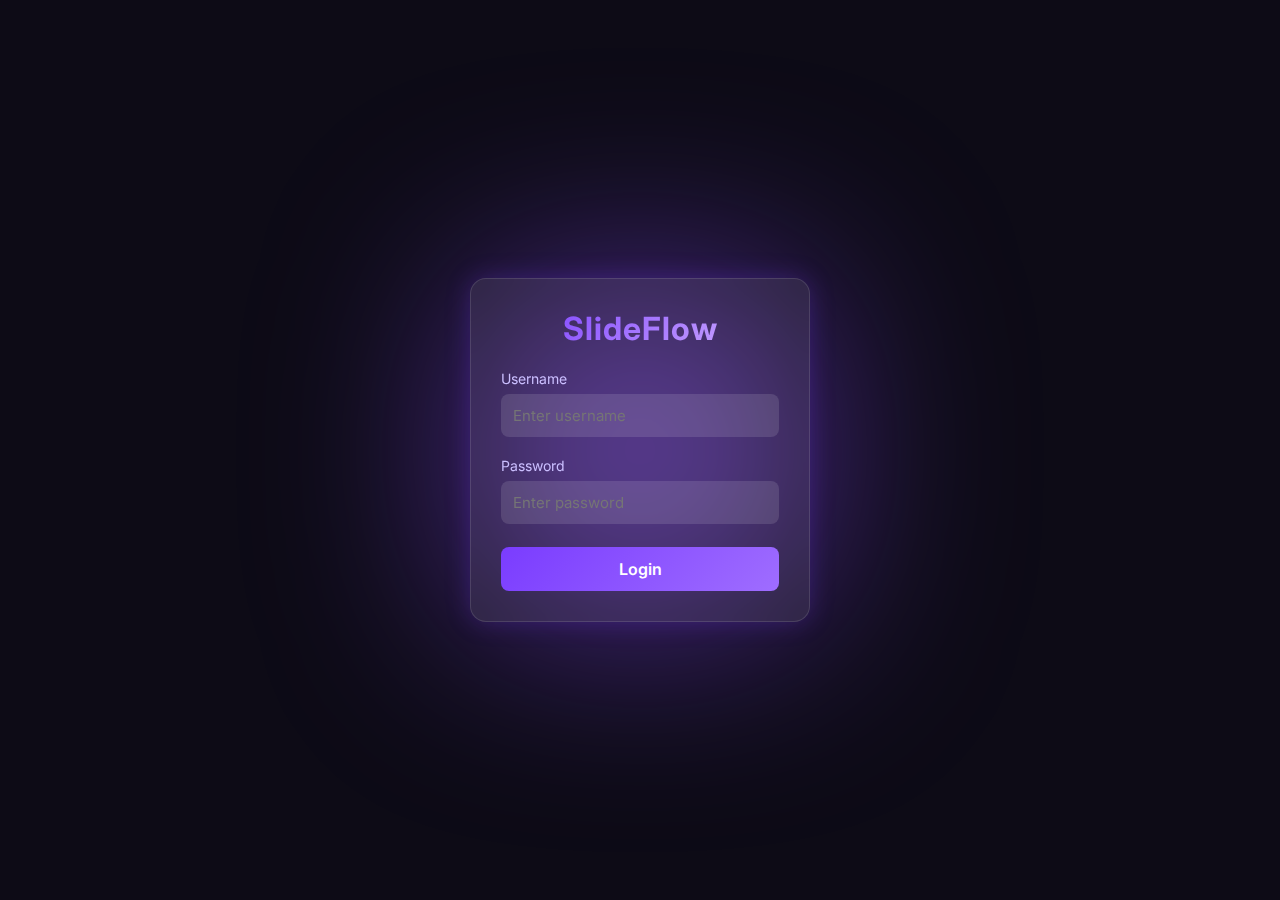
<file: frontend/index.html>
<!doctype html>
<html lang="en">
    <head>
        <meta charset="UTF-8" />
        <meta name="viewport" content="width=device-width, initial-scale=1.0" />
        <title>SlideFlow Login - by AnalytIQ & Designers</title>

        <style>
            @import url("https://fonts.googleapis.com/css2?family=Inter:wght@300;400;600&display=swap");

            * {
                margin: 0;
                padding: 0;
                box-sizing: border-box;
                font-family: "Inter", sans-serif;
            }

            body {
                background: #0d0b16;
                height: 100vh;
                display: flex;
                align-items: center;
                justify-content: center;
                overflow: hidden;
            }

            /* Animated gradient glow */
            .bg-glow {
                position: absolute;
                width: 450px;
                height: 450px;
                background: radial-gradient(
                    circle,
                    rgba(140, 75, 255, 0.65),
                    rgba(0, 0, 0, 0)
                );
                filter: blur(85px);
                animation: float 6s ease-in-out infinite alternate;
            }
            @keyframes float {
                0% {
                    transform: translate(-80px, -60px);
                }
                100% {
                    transform: translate(80px, 60px);
                }
            }

            /* Login Box */
            .login-box {
                position: relative;
                width: 340px;
                padding: 30px;
                border-radius: 16px;
                background: rgba(255, 255, 255, 0.08);
                backdrop-filter: blur(14px);
                border: 1px solid rgba(255, 255, 255, 0.12);
                box-shadow: 0 0 25px rgba(120, 60, 255, 0.25);
                animation: pop 0.7s ease;
            }

            @keyframes pop {
                from {
                    opacity: 0;
                    transform: scale(0.85) translateY(20px);
                }
                to {
                    opacity: 1;
                    transform: scale(1) translateY(0);
                }
            }

            .logo {
                font-size: 32px;
                font-weight: 700;
                text-align: center;
                color: white;
                margin-bottom: 20px;
                letter-spacing: 1px;
            }

            .logo span {
                background: linear-gradient(135deg, #8a52ff, #c099ff);
                -webkit-background-clip: text;
                -webkit-text-fill-color: transparent;
            }

            label {
                color: #cbbfff;
                font-size: 14px;
            }

            input {
                width: 100%;
                padding: 12px;
                margin-top: 6px;
                margin-bottom: 18px;
                border: none;
                border-radius: 8px;
                font-size: 15px;
                background: rgba(255, 255, 255, 0.12);
                color: white;
                outline: none;
                transition: 0.2s;
            }

            input:focus {
                background: rgba(255, 255, 255, 0.17);
                box-shadow: 0 0 6px rgba(152, 101, 255, 0.6);
            }

            .btn {
                width: 100%;
                padding: 12px;
                background: linear-gradient(135deg, #7a3cff, #9f6dff);
                color: white;
                border: none;
                border-radius: 8px;
                font-size: 16px;
                cursor: pointer;
                font-weight: 600;
                transition: 0.25s;
                margin-top: 5px;
            }

            .btn:hover {
                transform: translateY(-2px);
                box-shadow: 0 0 25px rgba(140, 75, 255, 0.45);
            }
        </style>
    </head>

    <body>
        <div class="bg-glow"></div>

        <div class="login-box">
            <div class="logo"><span>SlideFlow</span></div>

            <label>Username</label>
            <input type="text" id="user" placeholder="Enter username" />

            <label>Password</label>
            <input type="password" id="pass" placeholder="Enter password" />

            <button class="btn" onclick="login()">Login</button>
        </div>

        <script>
            function login() {
                const u = document.getElementById("user").value.trim();
                const p = document.getElementById("pass").value.trim();

                if (u === "admin" && p === "123") {
                    window.location.href = "slideflow.html";
                } else {
                    alert("Incorrect username or password");
                }
            }
        </script>
    </body>
</html>
</file>
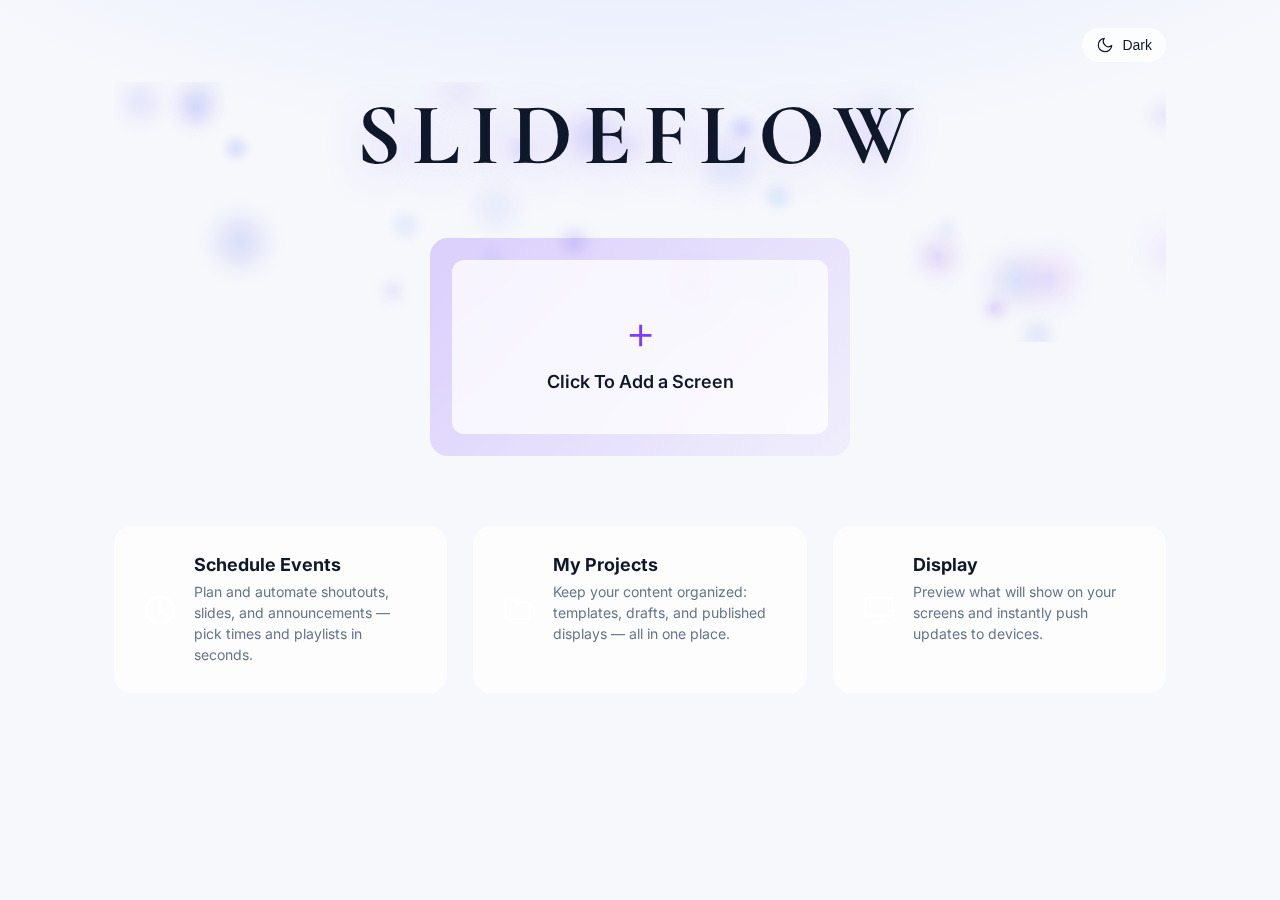
<file: frontend/SlideFlow.html>
<!doctype html>
<html lang="en">
    <head>
        <meta charset="utf-8" />
        <meta name="viewport" content="width=device-width,initial-scale=1" />
        <title>SlideFlow — Modern UI</title>

        <!-- Elegant serif (Carlson-like) + a clean UI sans for body -->
        <link
            href="https://fonts.googleapis.com/css2?family=Cormorant+Garamond:wght@400;600;700&family=Inter:wght@300;400;600;700&display=swap"
            rel="stylesheet"
        />

        <link rel="stylesheet" href="style.css" />
    </head>
    <body>
        <div class="wrap">
            <!-- top right controls -->
            <div class="topbar" aria-hidden="false">
                <button
                    class="toggle-btn"
                    id="darkToggle"
                    aria-pressed="false"
                    title="Toggle dark mode"
                >
                    <svg
                        viewBox="0 0 24 24"
                        fill="none"
                        xmlns="http://www.w3.org/2000/svg"
                    >
                        <path
                            d="M21 12.79A9 9 0 1111.21 3 7 7 0 0021 12.79z"
                            stroke="currentColor"
                            stroke-width="1.6"
                            stroke-linecap="round"
                            stroke-linejoin="round"
                        />
                    </svg>
                    <span id="toggleLabel">Dark</span>
                </button>
            </div>

            <!-- title with particles behind -->
            <div class="title-area">
                <canvas
                    id="particles"
                    width="1200"
                    height="300"
                    aria-hidden="true"
                ></canvas>
                <h1 class="main-title" id="mainTitle">SLIDEFLOW</h1>
            </div>

            <!-- add screen box -->
            <section class="add-screen-section" aria-labelledby="mainTitle">
                <div
                    class="add-screen-box"
                    role="button"
                    tabindex="0"
                    aria-label="Add a screen"
                >
                    <div class="add-screen-inner">
                        <div class="add-icon" aria-hidden="true">+</div>
                        <div class="add-text">Click To Add a Screen</div>
                    </div>
                </div>
            </section>

            <!-- features 3 inline -->
            <section class="features" aria-label="Features">
                <div class="features-inner">
                    <div class="feature-card" role="article">
                        <div class="feature-icon" aria-hidden="true">
                            <!-- animated SVG clock -->
                            <svg
                                width="36"
                                height="36"
                                viewBox="0 0 24 24"
                                fill="none"
                                aria-hidden="true"
                            >
                                <circle
                                    cx="12"
                                    cy="12"
                                    r="9"
                                    stroke="rgba(255,255,255,0.9)"
                                    stroke-width="1.2"
                                />
                                <path
                                    d="M12 7v6l4 2"
                                    stroke="rgba(255,255,255,0.95)"
                                    stroke-width="1.3"
                                    stroke-linecap="round"
                                    stroke-linejoin="round"
                                />
                            </svg>
                        </div>
                        <div class="feature-body">
                            <h3>Schedule Events</h3>
                            <p>
                                Plan and automate shoutouts, slides, and
                                announcements — pick times and playlists in
                                seconds.
                            </p>
                        </div>
                    </div>

                    <div class="feature-card" role="article">
                        <div class="feature-icon" aria-hidden="true">
                            <!-- animated SVG folder/project -->
                            <svg
                                width="36"
                                height="36"
                                viewBox="0 0 24 24"
                                fill="none"
                            >
                                <path
                                    d="M3 7a2 2 0 012-2h4l2 2h6a2 2 0 012 2v7a2 2 0 01-2 2H5a2 2 0 01-2-2z"
                                    stroke="rgba(255,255,255,0.95)"
                                    stroke-width="1.2"
                                    stroke-linecap="round"
                                    stroke-linejoin="round"
                                />
                            </svg>
                        </div>
                        <div class="feature-body">
                            <h3>My Projects</h3>
                            <p>
                                Keep your content organized: templates, drafts,
                                and published displays — all in one place.
                            </p>
                        </div>
                    </div>

                    <div class="feature-card" role="article">
                        <div class="feature-icon" aria-hidden="true">
                            <!-- animated SVG monitor/display -->
                            <svg
                                width="36"
                                height="36"
                                viewBox="0 0 24 24"
                                fill="none"
                            >
                                <rect
                                    x="3"
                                    y="4"
                                    width="18"
                                    height="12"
                                    rx="1.5"
                                    stroke="rgba(255,255,255,0.95)"
                                    stroke-width="1.2"
                                />
                                <path
                                    d="M8 20h8"
                                    stroke="rgba(255,255,255,0.95)"
                                    stroke-width="1.2"
                                    stroke-linecap="round"
                                />
                            </svg>
                        </div>
                        <div class="feature-body">
                            <h3>Display</h3>
                            <p>
                                Preview what will show on your screens and
                                instantly push updates to devices.
                            </p>
                        </div>
                    </div>
                </div>
            </section>
        </div>

        <script>
            /* ===== Dark Mode Toggle (persist) ===== */
            (function () {
                const root = document.documentElement;
                const body = document.body;
                const toggle = document.getElementById("darkToggle");
                const label = document.getElementById("toggleLabel");
                const saved = localStorage.getItem("sf-dark");

                function applyDark(d) {
                    if (d) {
                        body.classList.add("dark");
                        label.textContent = "Light";
                        toggle.setAttribute("aria-pressed", "true");
                    } else {
                        body.classList.remove("dark");
                        label.textContent = "Dark";
                        toggle.setAttribute("aria-pressed", "false");
                    }
                }
                applyDark(saved === "1");

                toggle.addEventListener("click", () => {
                    const isDark = body.classList.toggle("dark");
                    localStorage.setItem("sf-dark", isDark ? "1" : "0");
                    applyDark(isDark);
                });
            })();

            /* ===== Particles behind title (simple canvas) ===== */
            (function () {
                const canvas = document.getElementById("particles");
                if (!canvas) return;
                const ctx = canvas.getContext("2d");
                let W = (canvas.width =
                    canvas.clientWidth || window.innerWidth);
                let H = (canvas.height = canvas.clientHeight || 220);
                const particles = [];
                const count = Math.floor(Math.min(28, W / 30));

                function rand(min, max) {
                    return Math.random() * (max - min) + min;
                }

                function make() {
                    for (let i = 0; i < count; i++) {
                        particles.push({
                            x: rand(0, W),
                            y: rand(0, H),
                            r: rand(1.8, 5.6),
                            vx: rand(-0.2, 0.2),
                            vy: rand(-0.15, 0.15),
                            a: rand(0.05, 0.9),
                            hueShift: rand(0, 360),
                        });
                    }
                }
                function resize() {
                    W = canvas.width = canvas.clientWidth || window.innerWidth;
                    H = canvas.height = canvas.clientHeight || 220;
                }
                function draw() {
                    ctx.clearRect(0, 0, W, H);
                    for (let p of particles) {
                        p.x += p.vx;
                        p.y += p.vy;
                        p.a +=
                            Math.sin(Date.now() / 2000 + p.hueShift) * 0.0006;
                        if (p.x < -20) p.x = W + 20;
                        if (p.x > W + 20) p.x = -20;
                        if (p.y < -20) p.y = H + 20;
                        if (p.y > H + 20) p.y = -20;

                        // radial gradient to create soft floating lights
                        const g = ctx.createRadialGradient(
                            p.x,
                            p.y,
                            0,
                            p.x,
                            p.y,
                            p.r * 10,
                        );
                        g.addColorStop(
                            0,
                            `hsla(${200 + (p.hueShift % 60)},90%,70%,${0.18 * (p.a + 0.4)})`,
                        );
                        g.addColorStop(
                            0.45,
                            `hsla(${220 + (p.hueShift % 60)},80%,65%,${0.06 * (p.a + 0.4)})`,
                        );
                        g.addColorStop(1, `rgba(255,255,255,0)`);
                        ctx.fillStyle = g;
                        ctx.beginPath();
                        ctx.arc(p.x, p.y, p.r * 10, 0, Math.PI * 2);
                        ctx.fill();
                    }
                    requestAnimationFrame(draw);
                }
                make();
                window.addEventListener("resize", () => {
                    resize();
                });
                draw();
            })();

            /* ===== keyboard accessibility for add box click ===== */
            (function () {
                const box = document.querySelector(".add-screen-box");
                if (!box) return;
                box.addEventListener("keydown", (e) => {
                    if (e.key === "Enter" || e.key === " ") {
                        e.preventDefault();
                        box.click();
                    }
                });
                box.addEventListener("click", () => {
                    window.location.href = "editpage.html";
                });
            })();
        </script>
    </body>
</html>
</file>
<file: frontend/style.css>
/* =========================
   ROOT VARIABLES
========================= */
:root {
    --bg-light: #f6f8fc;
    --bg-dark: #0b0f17;

    --panel-light: rgba(255, 255, 255, 0.75);
    --panel-dark: rgba(20, 24, 38, 0.85);

    --text-light: #0f172a;
    --text-dark: #e6e9f2;

    --muted-light: #64748b;
    --muted-dark: #9aa4bf;

    --accent: #7a3cff;

    --radius-lg: 18px;
    --radius-md: 12px;
    --radius-sm: 8px;

    --blur: blur(14px);
    --transition: 0.35s cubic-bezier(0.4, 0, 0.2, 1);
}

/* =========================
   RESET
========================= */
* {
    margin: 0;
    padding: 0;
    box-sizing: border-box;
}

html,
body {
    height: 100%;
}

body {
    font-family: "Inter", system-ui, sans-serif;
    background:
        radial-gradient(
            1200px 500px at 50% -200px,
            #dfe6ff 0%,
            transparent 70%
        ),
        var(--bg-light);
    color: var(--text-light);
    transition:
        background var(--transition),
        color var(--transition);
    overflow-x: hidden;
}

/* =========================
   DARK MODE
========================= */
body.dark {
    background:
        radial-gradient(
            1200px 500px at 50% -200px,
            #1a2040 0%,
            transparent 70%
        ),
        var(--bg-dark);
    color: var(--text-dark);
}

/* =========================
   WRAP
========================= */
.wrap {
    max-width: 1100px;
    margin: 0 auto;
    padding: 28px 24px 80px;
    position: relative;
}

/* =========================
   TOPBAR
========================= */
.topbar {
    display: flex;
    justify-content: flex-end;
    margin-bottom: 12px;
}

.toggle-btn {
    display: inline-flex;
    align-items: center;
    gap: 8px;
    padding: 8px 14px;
    border-radius: 999px;
    border: none;
    cursor: pointer;
    background: var(--panel-light);
    backdrop-filter: var(--blur);
    color: inherit;
    font-size: 14px;
    transition: all var(--transition);
}

body.dark .toggle-btn {
    background: var(--panel-dark);
}

.toggle-btn svg {
    width: 18px;
    height: 18px;
}

/* =========================
   TITLE AREA
========================= */
.title-area {
    position: relative;
    text-align: center;
    margin-top: 20px;
    margin-bottom: 40px;
}

#particles {
    position: absolute;
    inset: 0;
    width: 100%;
    height: 260px;
    z-index: 0;
    pointer-events: none;
}

.main-title {
    position: relative;
    z-index: 1;
    font-family: "Cormorant Garamond", serif;
    font-size: clamp(48px, 8vw, 88px);
    letter-spacing: 0.12em;
    font-weight: 700;
    text-shadow: 0 10px 40px rgba(122, 60, 255, 0.25);
}

/* =========================
   ADD SCREEN CTA
========================= */
.add-screen-section {
    display: flex;
    justify-content: center;
    margin: 50px 0 70px;
}

.add-screen-box {
    width: 420px;
    max-width: 90%;
    background: linear-gradient(
        135deg,
        rgba(122, 60, 255, 0.22),
        rgba(122, 60, 255, 0.05)
    );
    border-radius: var(--radius-lg);
    padding: 22px;
    cursor: pointer;
    transition:
        transform var(--transition),
        box-shadow var(--transition);
}

.add-screen-box:hover {
    transform: translateY(-6px);
    box-shadow: 0 30px 80px rgba(122, 60, 255, 0.35);
}

.add-screen-inner {
    border-radius: var(--radius-md);
    background: var(--panel-light);
    backdrop-filter: var(--blur);
    padding: 42px 24px;
    text-align: center;
}

body.dark .add-screen-inner {
    background: var(--panel-dark);
}

.add-icon {
    font-size: 48px;
    font-weight: 300;
    margin-bottom: 10px;
    color: var(--accent);
}

.add-text {
    font-size: 18px;
    font-weight: 600;
}

/* =========================
   FEATURES
========================= */
.features {
    margin-top: 30px;
}

.features-inner {
    display: grid;
    grid-template-columns: repeat(3, 1fr);
    gap: 26px;
}

.feature-card {
    background: var(--panel-light);
    backdrop-filter: var(--blur);
    border-radius: var(--radius-lg);
    padding: 28px;
    display: flex;
    gap: 16px;
    transition:
        transform var(--transition),
        box-shadow var(--transition);
}

body.dark .feature-card {
    background: var(--panel-dark);
}

.feature-card:hover {
    transform: translateY(-8px);
    box-shadow: 0 30px 70px rgba(0, 0, 0, 0.25);
}

.feature-icon {
    flex-shrink: 0;
    display: flex;
    align-items: center;
    justify-content: center;
}

.feature-body h3 {
    font-size: 18px;
    margin-bottom: 6px;
}

.feature-body p {
    font-size: 14px;
    line-height: 1.5;
    color: var(--muted-light);
}

body.dark .feature-body p {
    color: var(--muted-dark);
}

/* =========================
   RESPONSIVE
========================= */
@media (max-width: 900px) {
    .features-inner {
        grid-template-columns: 1fr;
    }

    .add-screen-box {
        width: 100%;
    }
}
</file>
